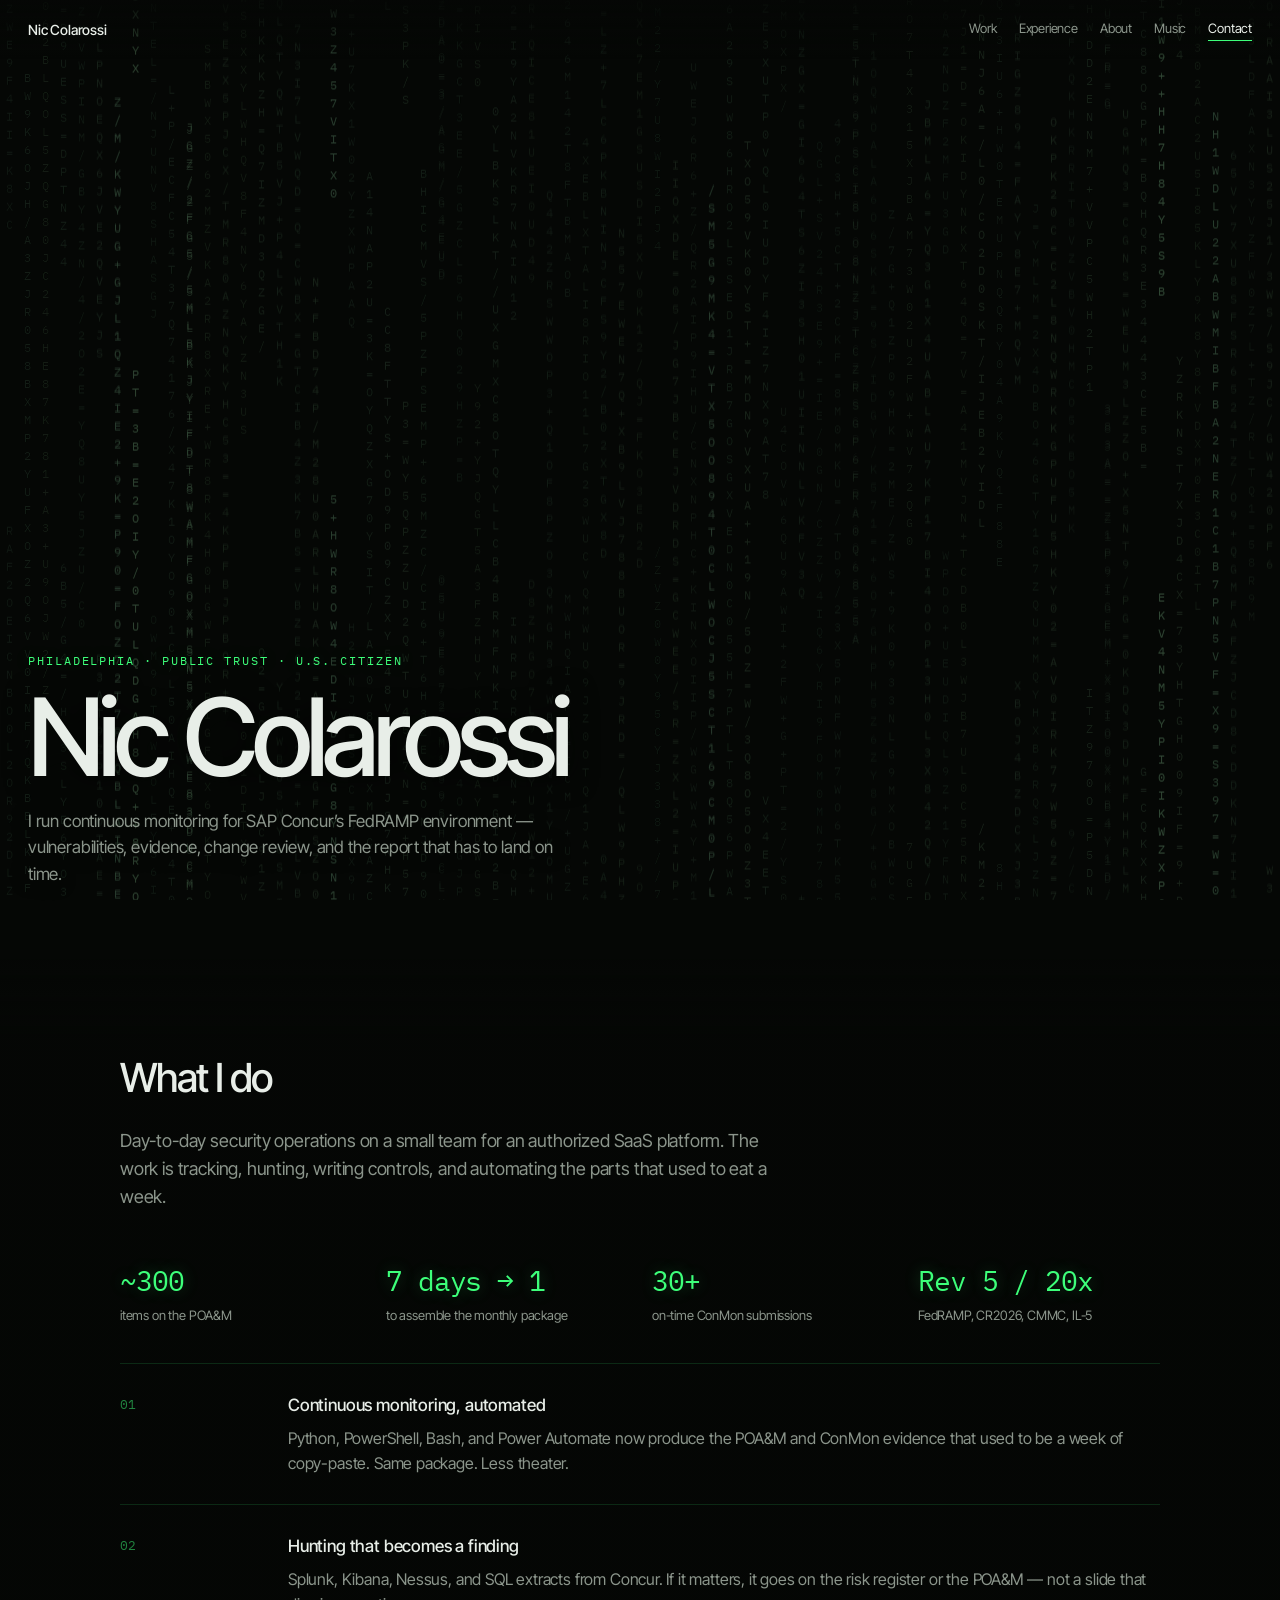
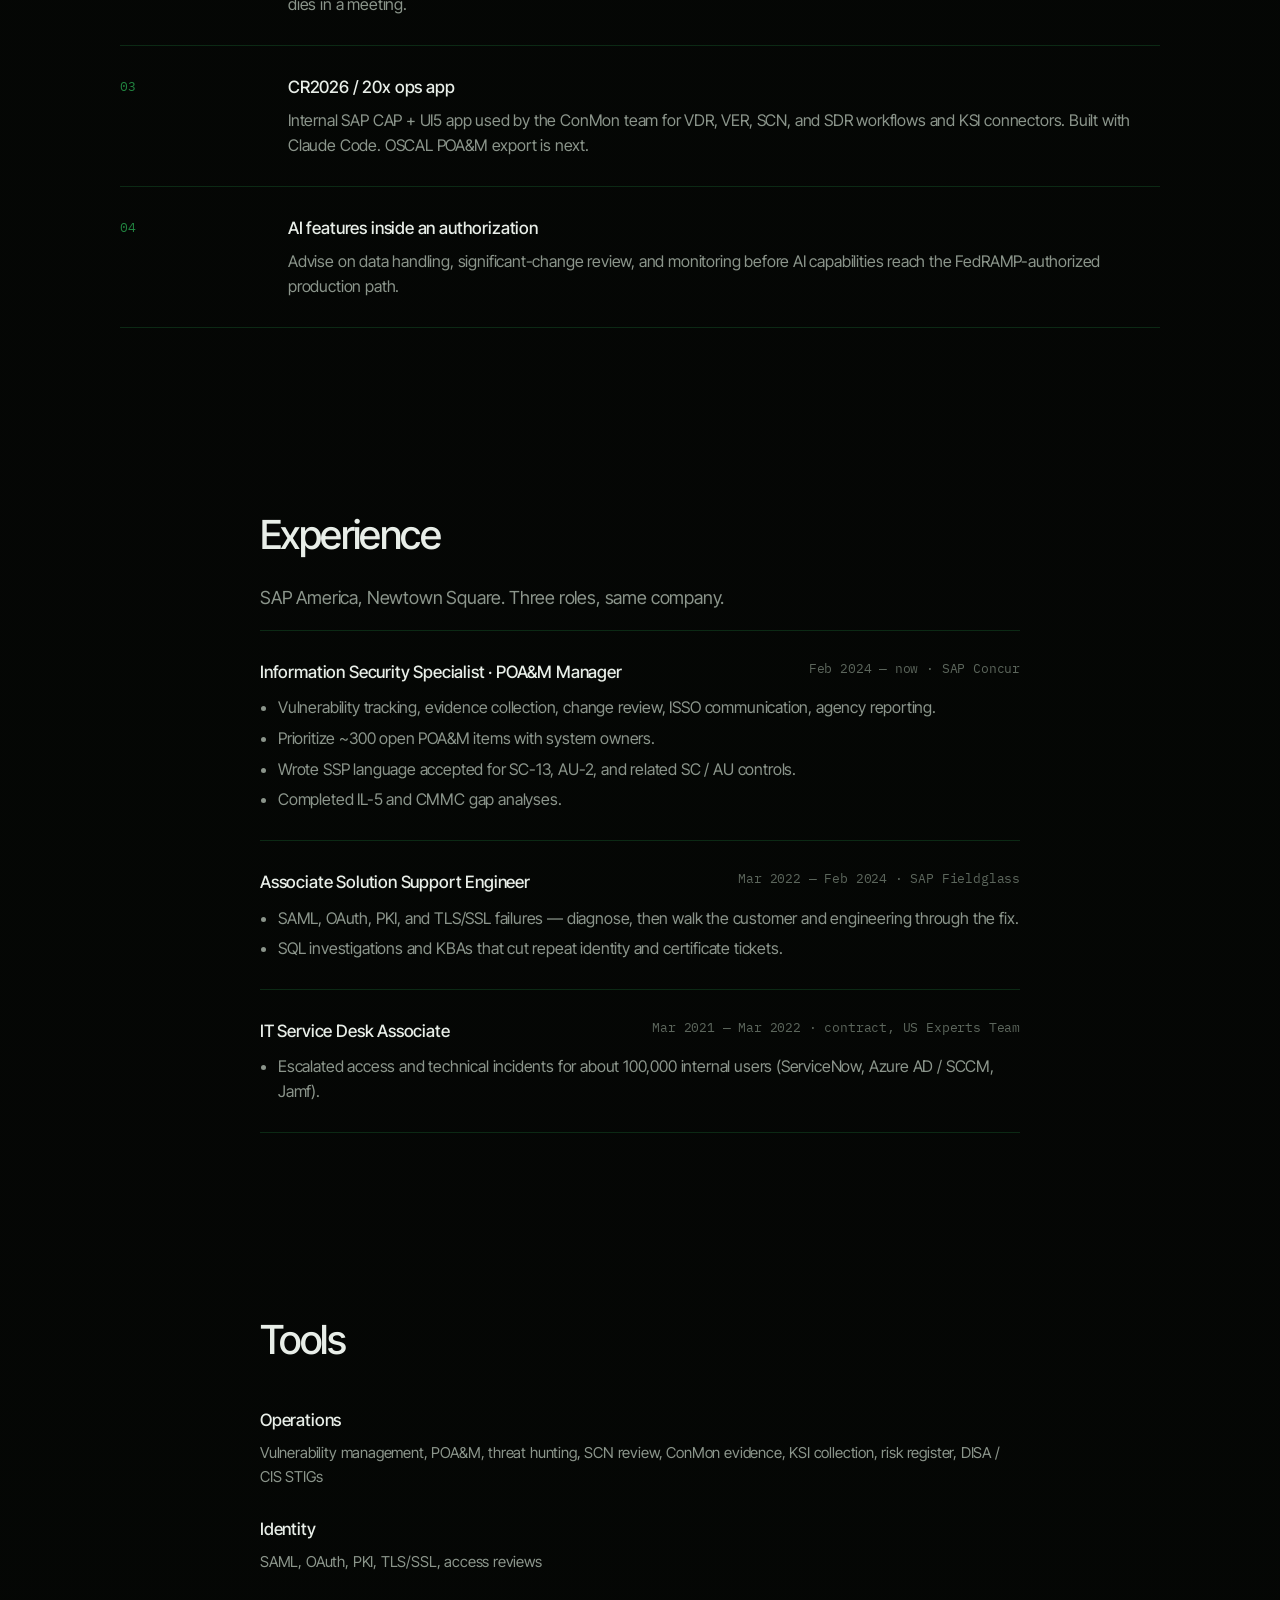
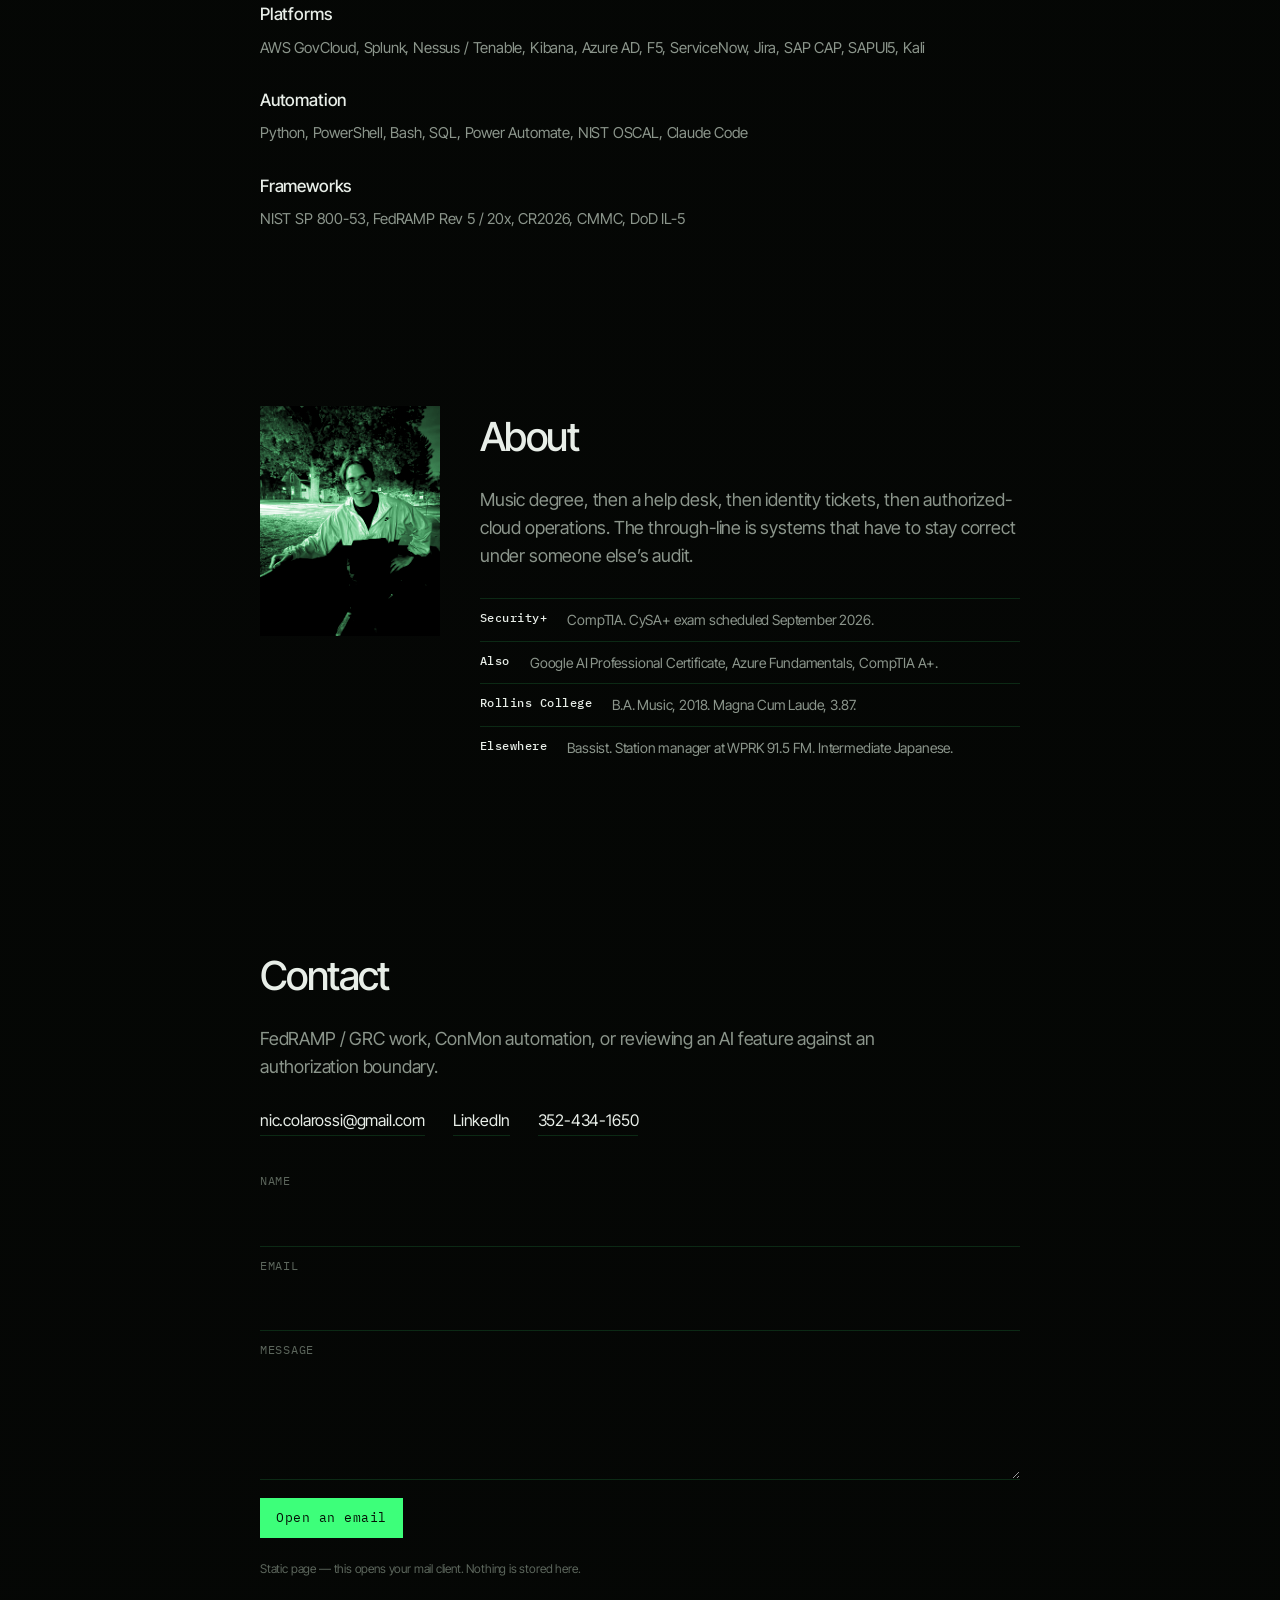
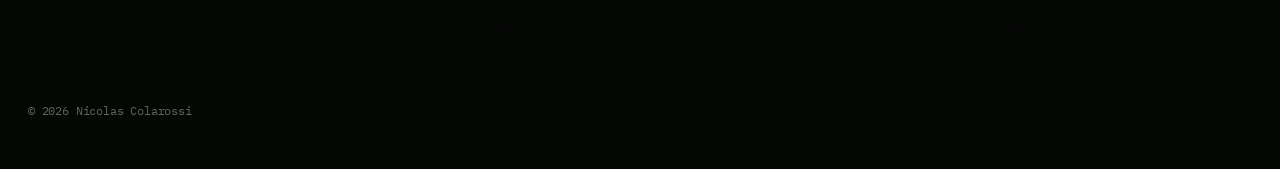
<file: index.html>
<!DOCTYPE html>
<html lang="en">
<head>
  <meta charset="utf-8">
  <meta name="viewport" content="width=device-width, initial-scale=1">
  <meta name="view-transition" content="same-origin">
  <title>Nic Colarossi</title>
  <meta name="description" content="Cybersecurity specialist in Philadelphia. FedRAMP continuous monitoring, vulnerability management, and GRC for SAP Concur.">
  <link rel="canonical" href="https://niccolarossi.com/">
  <meta property="og:title" content="Nic Colarossi">
  <meta property="og:description" content="FedRAMP operations, vulnerability management, and GRC.">
  <meta property="og:type" content="website">
  <meta property="og:url" content="https://niccolarossi.com/">
  <meta name="theme-color" content="#050705">
  <link rel="icon" href="assets/favicon.svg" type="image/svg+xml">
  <link rel="preconnect" href="https://fonts.googleapis.com">
  <link rel="preconnect" href="https://fonts.gstatic.com" crossorigin>
  <link href="https://fonts.googleapis.com/css2?family=IBM+Plex+Mono:wght@400&family=Inter+Tight:ital,wght@0,400;0,500;0,600;1,400&display=swap" rel="stylesheet">
  <link rel="stylesheet" href="styles.css">
</head>
<body data-page="home">
  <canvas id="field" data-field="cipher" aria-hidden="true"></canvas>
  <div class="content">
    <header class="nav">
      <a class="brand" href="index.html">Nic Colarossi</a>
      <button class="burger" aria-label="Open menu" aria-expanded="false">☰</button>
      <nav class="nav-links" id="nav-links">
        <a href="index.html#work">Work</a>
        <a href="index.html#experience">Experience</a>
        <a href="index.html#about">About</a>
        <a href="music.html">Music</a>
        <a href="index.html#contact">Contact</a>
      </nav>
    </header>

    <main id="top">
      <div id="sections">
        <section class="hero block-hero">
          <p class="hero-kicker">Philadelphia · Public Trust · U.S. Citizen</p>
          <h1>Nic Colarossi</h1>
          <p class="sub">I run continuous monitoring for SAP Concur’s FedRAMP environment — vulnerabilities, evidence, change review, and the report that has to land on time.</p>
        </section>

        <div class="panel">
          <section class="block-facts wide" id="work">
            <h2>What I do</h2>
            <p class="lede">Day-to-day security operations on a small team for an authorized SaaS platform. The work is tracking, hunting, writing controls, and automating the parts that used to eat a week.</p>
            <div class="facts">
              <div><b>~300</b><span>items on the POA&amp;M</span></div>
              <div><b>7 days → 1</b><span>to assemble the monthly package</span></div>
              <div><b>30+</b><span>on-time ConMon submissions</span></div>
              <div><b>Rev 5 / 20x</b><span>FedRAMP, CR2026, CMMC, IL-5</span></div>
            </div>
          </section>

          <section class="block-work wide" id="work-items">
            <div class="work-list">
              <article class="work-item">
                <div class="idx">01</div>
                <div>
                  <h3>Continuous monitoring, automated</h3>
                  <p>Python, PowerShell, Bash, and Power Automate now produce the POA&amp;M and ConMon evidence that used to be a week of copy-paste. Same package. Less theater.</p>
                </div>
              </article>
              <article class="work-item">
                <div class="idx">02</div>
                <div>
                  <h3>Hunting that becomes a finding</h3>
                  <p>Splunk, Kibana, Nessus, and SQL extracts from Concur. If it matters, it goes on the risk register or the POA&amp;M — not a slide that dies in a meeting.</p>
                </div>
              </article>
              <article class="work-item">
                <div class="idx">03</div>
                <div>
                  <h3>CR2026 / 20x ops app</h3>
                  <p>Internal SAP CAP + UI5 app used by the ConMon team for VDR, VER, SCN, and SDR workflows and KSI connectors. Built with Claude Code. OSCAL POA&amp;M export is next.</p>
                </div>
              </article>
              <article class="work-item">
                <div class="idx">04</div>
                <div>
                  <h3>AI features inside an authorization</h3>
                  <p>Advise on data handling, significant-change review, and monitoring before AI capabilities reach the FedRAMP-authorized production path.</p>
                </div>
              </article>
            </div>
          </section>

          <section class="block-jobs wrap" id="experience">
            <h2>Experience</h2>
            <p class="lede">SAP America, Newtown Square. Three roles, same company.</p>
            <article class="job">
              <header>
                <h3>Information Security Specialist · POA&amp;M Manager</h3>
                <div class="when">Feb 2024 — now · SAP Concur</div>
              </header>
              <ul>
                <li>Vulnerability tracking, evidence collection, change review, ISSO communication, agency reporting.</li>
                <li>Prioritize ~300 open POA&amp;M items with system owners.</li>
                <li>Wrote SSP language accepted for SC-13, AU-2, and related SC / AU controls.</li>
                <li>Completed IL-5 and CMMC gap analyses.</li>
              </ul>
            </article>
            <article class="job">
              <header>
                <h3>Associate Solution Support Engineer</h3>
                <div class="when">Mar 2022 — Feb 2024 · SAP Fieldglass</div>
              </header>
              <ul>
                <li>SAML, OAuth, PKI, and TLS/SSL failures — diagnose, then walk the customer and engineering through the fix.</li>
                <li>SQL investigations and KBAs that cut repeat identity and certificate tickets.</li>
              </ul>
            </article>
            <article class="job">
              <header>
                <h3>IT Service Desk Associate</h3>
                <div class="when">Mar 2021 — Mar 2022 · contract, US Experts Team</div>
              </header>
              <ul>
                <li>Escalated access and technical incidents for about 100,000 internal users (ServiceNow, Azure AD / SCCM, Jamf).</li>
              </ul>
            </article>
          </section>

          <section class="block-groups wrap" id="stack">
            <h2>Tools</h2>
            <div class="groups">
              <div>
                <h3>Operations</h3>
                <p>Vulnerability management, POA&amp;M, threat hunting, SCN review, ConMon evidence, KSI collection, risk register, DISA / CIS STIGs</p>
              </div>
              <div>
                <h3>Identity</h3>
                <p>SAML, OAuth, PKI, TLS/SSL, access reviews</p>
              </div>
              <div>
                <h3>Platforms</h3>
                <p>AWS GovCloud, Splunk, Nessus / Tenable, Kibana, Azure AD, F5, ServiceNow, Jira, SAP CAP, SAPUI5, Kali</p>
              </div>
              <div>
                <h3>Automation</h3>
                <p>Python, PowerShell, Bash, SQL, Power Automate, NIST OSCAL, Claude Code</p>
              </div>
              <div>
                <h3>Frameworks</h3>
                <p>NIST SP 800-53, FedRAMP Rev 5 / 20x, CR2026, CMMC, DoD IL-5</p>
              </div>
            </div>
          </section>

          <section class="block-about wrap" id="about">
            <div class="about-grid">
              <div class="about-photo">
                <img src="assets/nic.jpg" alt="Nic Colarossi">
              </div>
              <div>
                <h2>About</h2>
                <p class="lede">Music degree, then a help desk, then identity tickets, then authorized-cloud operations. The through-line is systems that have to stay correct under someone else’s audit.</p>
                <div class="meta">
                  <div><strong>Security+</strong> CompTIA. CySA+ exam scheduled September 2026.</div>
                  <div><strong>Also</strong> Google AI Professional Certificate, Azure Fundamentals, CompTIA A+.</div>
                  <div><strong>Rollins College</strong> B.A. Music, 2018. Magna Cum Laude, 3.87.</div>
                  <div><strong>Elsewhere</strong> Bassist. Station manager at WPRK 91.5 FM. Intermediate Japanese.</div>
                </div>
              </div>
            </div>
          </section>

          <section class="block-contact wrap" id="contact">
            <h2>Contact</h2>
            <p class="lede">FedRAMP / GRC work, ConMon automation, or reviewing an AI feature against an authorization boundary.</p>
            <div class="contact-row">
              <a href="mailto:nic.colarossi@gmail.com">nic.colarossi@gmail.com</a>
              <a href="https://www.linkedin.com/in/niccolarossi/">LinkedIn</a>
              <a href="tel:+13524341650">352-434-1650</a>
            </div>
            <form id="reach">
              <label for="name">Name</label>
              <input id="name" name="name" autocomplete="name" required>
              <label for="email">Email</label>
              <input id="email" name="email" type="email" autocomplete="email" required>
              <label for="message">Message</label>
              <textarea id="message" name="message" required></textarea>
              <button type="submit">Open an email</button>
              <p class="hint">Static page — this opens your mail client. Nothing is stored here.</p>
            </form>
          </section>
        </div>
      </div>
    </main>

    <footer>
      <div>© <span id="year">2026</span> Nicolas Colarossi</div>
      <div id="footer-note">HTML, CSS, and a ciphertext field. No WordPress.</div>
    </footer>
  </div>

  <template id="tpl-hero">
    <section class="hero block-hero">
      <p class="hero-kicker" data-bind="kicker"></p>
      <h1 data-bind="title"></h1>
      <p class="sub" data-bind="sub"></p>
    </section>
  </template>
  <template id="tpl-facts">
    <section class="block-facts wide reveal">
      <h2 data-bind="title"></h2>
      <p class="lede" data-bind="lede"></p>
      <div class="facts" data-list="items"></div>
    </section>
  </template>
  <template id="tpl-fact">
    <div class="reveal">
      <b data-bind="value"></b>
      <span data-bind="label"></span>
    </div>
  </template>
  <template id="tpl-work">
    <section class="block-work wide">
      <h2 data-bind="title"></h2>
      <p class="lede" data-bind="lede"></p>
      <div class="work-list" data-list="items"></div>
    </section>
  </template>
  <template id="tpl-work-item">
    <article class="work-item reveal">
      <div class="idx" data-bind="idx"></div>
      <div>
        <h3 data-bind="heading"></h3>
        <p data-bind="body"></p>
      </div>
    </article>
  </template>
  <template id="tpl-jobs">
    <section class="block-jobs wrap">
      <h2 data-bind="title"></h2>
      <p class="lede" data-bind="lede"></p>
      <div data-list="items"></div>
    </section>
  </template>
  <template id="tpl-job">
    <article class="job reveal">
      <header>
        <h3 data-bind="role"></h3>
        <div class="when" data-bind="when"></div>
      </header>
      <ul data-list="bullets"></ul>
    </article>
  </template>
  <template id="tpl-groups">
    <section class="block-groups wrap">
      <h2 data-bind="title"></h2>
      <p class="lede" data-bind="lede"></p>
      <div class="groups" data-list="items"></div>
    </section>
  </template>
  <template id="tpl-group">
    <div class="reveal">
      <h3 data-bind="heading"></h3>
      <p data-bind="body"></p>
    </div>
  </template>
  <template id="tpl-about">
    <section class="block-about wrap">
      <div class="about-grid">
        <div class="about-photo">
          <img data-bind="image" alt="">
        </div>
        <div>
          <h2 data-bind="title"></h2>
          <p class="lede" data-bind="lede"></p>
          <div class="meta" data-list="meta"></div>
        </div>
      </div>
    </section>
  </template>
  <template id="tpl-meta">
    <div><strong data-bind="label"></strong> <span data-bind="body"></span></div>
  </template>
  <template id="tpl-prose">
    <section class="block-prose wrap reveal">
      <h2 data-bind="title"></h2>
      <p class="lede" data-bind="lede"></p>
      <p class="body" data-bind="body"></p>
    </section>
  </template>
  <template id="tpl-contact">
    <section class="block-contact wrap">
      <h2 data-bind="title"></h2>
      <p class="lede" data-bind="lede"></p>
      <div class="contact-row" data-list="links"></div>
      <form id="reach">
        <label for="name">Name</label>
        <input id="name" name="name" autocomplete="name" required>
        <label for="email">Email</label>
        <input id="email" name="email" type="email" autocomplete="email" required>
        <label for="message">Message</label>
        <textarea id="message" name="message" required></textarea>
        <button type="submit">Open an email</button>
        <p class="hint">Static page — this opens your mail client. Nothing is stored here.</p>
      </form>
    </section>
  </template>

  <script src="js/embeds.js" defer></script>
  <script src="js/nav.js" defer></script>
  <script src="js/content.js" defer></script>
  <script src="js/field.js" defer></script>
</body>
</html>
</file>
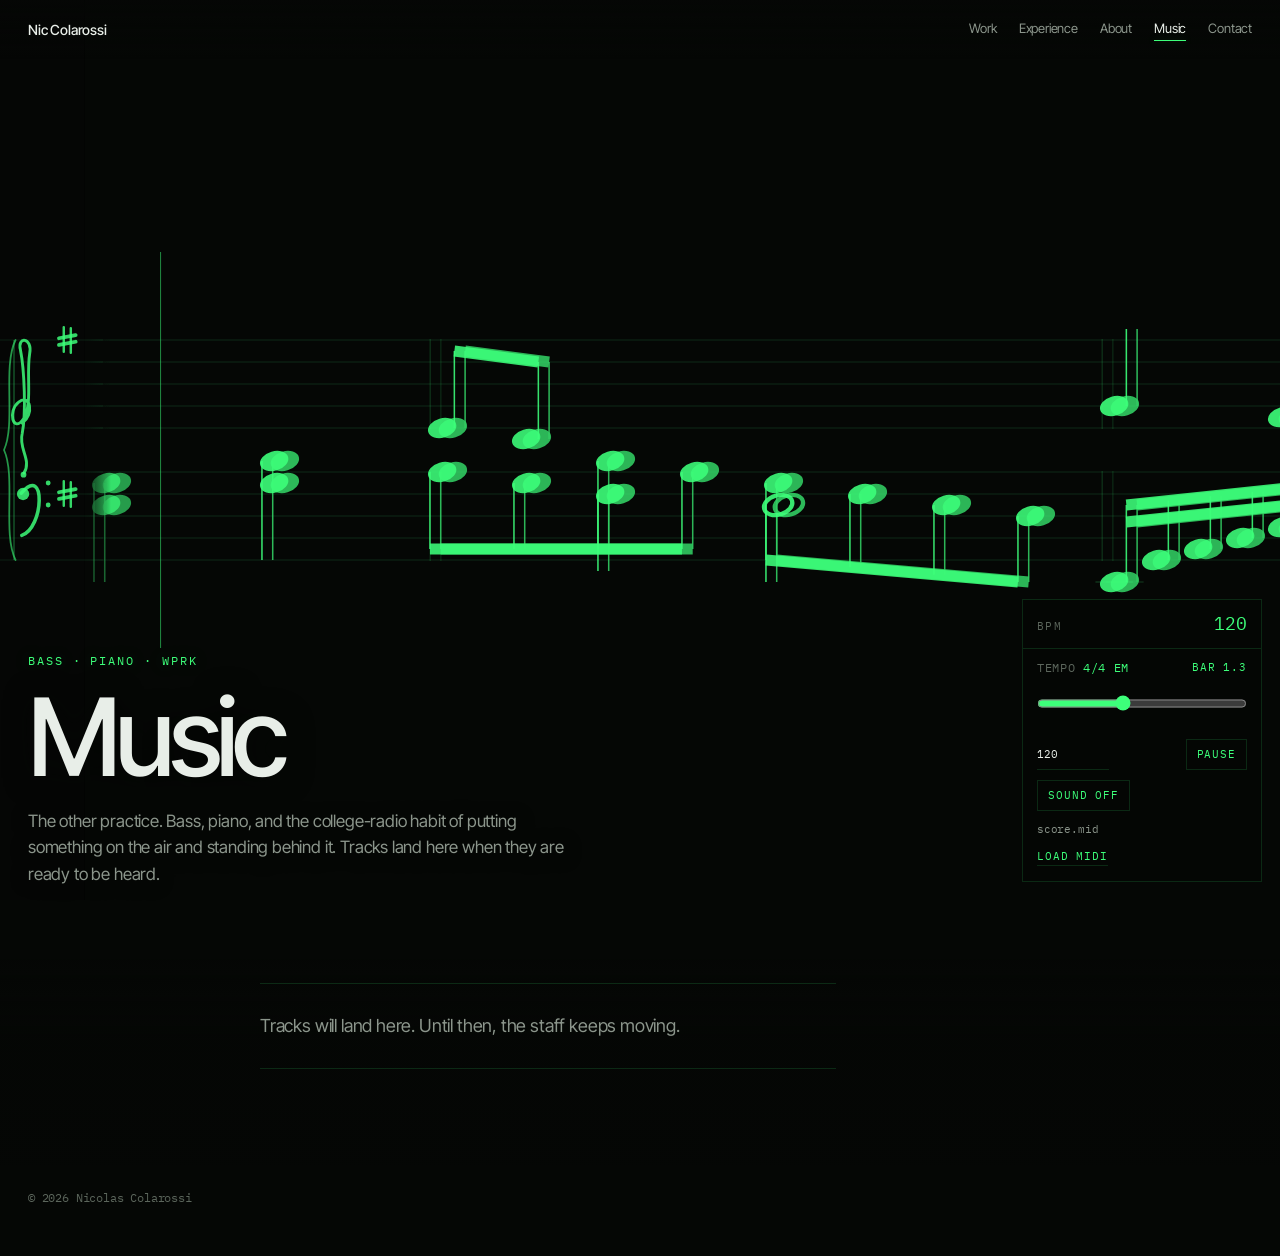
<file: music.html>
<!DOCTYPE html>
<html lang="en">
<head>
  <meta charset="utf-8">
  <meta name="viewport" content="width=device-width, initial-scale=1">
  <meta name="view-transition" content="same-origin">
  <title>Nic Colarossi — Music</title>
  <meta name="description" content="Bass, piano, and the other practice. Tracks land here when they are ready to be heard.">
  <link rel="canonical" href="https://niccolarossi.com/music.html">
  <meta property="og:title" content="Nic Colarossi — Music">
  <meta property="og:description" content="Bass, piano, and the other practice.">
  <meta property="og:type" content="website">
  <meta property="og:url" content="https://niccolarossi.com/music.html">
  <meta name="theme-color" content="#050705">
  <link rel="icon" href="assets/favicon.svg" type="image/svg+xml">
  <link rel="preconnect" href="https://fonts.googleapis.com">
  <link rel="preconnect" href="https://fonts.gstatic.com" crossorigin>
  <link href="https://fonts.googleapis.com/css2?family=IBM+Plex+Mono:wght@400&family=Inter+Tight:ital,wght@0,400;0,500;0,600;1,400&display=swap" rel="stylesheet">
  <link rel="stylesheet" href="styles.css">
</head>
<body data-page="music">
  <canvas id="field" data-field="notes" aria-hidden="true"></canvas>
  <aside id="score-dock" class="score-dock is-open">
    <button type="button" id="score-toggle" class="score-toggle" aria-expanded="true" aria-controls="score-panel">
      <span class="score-toggle-kicker">BPM</span>
      <span id="score-chip-bpm">120</span>
    </button>
    <div id="score-panel" class="score-panel">
      <div class="score-row">
        <label for="score-bpm-range">Tempo <span id="score-meter">4/4</span> <span id="score-key">C</span></label>
        <span id="score-pos" class="score-pos">BAR 1.1</span>
      </div>
      <input id="score-bpm-range" type="range" min="40" max="240" value="120" aria-label="Beats per minute">
      <div class="score-row">
        <input id="score-bpm" type="number" min="40" max="240" value="120" aria-label="BPM value">
        <button type="button" id="score-play" aria-pressed="true">Pause</button>
      </div>
      <div class="score-row">
        <button type="button" id="score-sound" aria-pressed="false">Sound off</button>
        <select id="score-out" aria-label="MIDI output" hidden></select>
      </div>
      <p id="score-sound-hint" class="score-hint"></p>
      <p id="score-file" class="score-file">score.mid</p>
      <label class="score-upload">
        Load MIDI
        <input id="score-upload" type="file" accept=".mid,.midi,audio/midi">
      </label>
    </div>
  </aside>
  <div class="content">
    <header class="nav">
      <a class="brand" href="index.html">Nic Colarossi</a>
      <button class="burger" aria-label="Open menu" aria-expanded="false">☰</button>
      <nav class="nav-links" id="nav-links">
        <a href="index.html#work">Work</a>
        <a href="index.html#experience">Experience</a>
        <a href="index.html#about">About</a>
        <a href="music.html">Music</a>
        <a href="index.html#contact">Contact</a>
      </nav>
    </header>

    <main id="top">
      <section class="hero block-hero">
        <p class="hero-kicker" data-bind="kicker">Bass · piano · WPRK</p>
        <h1 data-bind="title">Music</h1>
        <p class="sub" data-bind="lede">The other practice. Bass, piano, and the college-radio habit of putting something on the air and standing behind it. Tracks land here when they are ready to be heard.</p>
      </section>

      <div class="panel">
        <div id="music-empty" class="music-empty">
          <p>Tracks will land here. Until then, the staff keeps moving.</p>
        </div>
        <div id="track-grid" class="track-grid" hidden></div>
      </div>
    </main>

    <footer>
      <div>© <span id="year">2026</span> Nicolas Colarossi</div>
      <div id="footer-note">HTML, CSS, and a ciphertext field. No WordPress.</div>
    </footer>
  </div>

  <template id="tpl-track">
    <article class="track-card reveal">
      <img data-bind="cover" alt="">
      <header>
        <h3 data-bind="title"></h3>
        <span class="year" data-bind="year"></span>
      </header>
      <p data-bind="description"></p>
      <div data-embed></div>
    </article>
  </template>

  <script src="js/embeds.js" defer></script>
  <script src="js/nav.js" defer></script>
  <script src="js/content.js" defer></script>
  <script src="js/midi.js" defer></script>
  <script src="js/synth.js" defer></script>
  <script src="js/notes.js" defer></script>
</body>
</html>
</file>
<file: styles.css>
:root {
  --bg: #050705;
  --ink: #e8eee8;
  --mute: #8b958b;
  --faint: #5c665c;
  --line: rgba(61, 255, 122, 0.14);
  --green: #3dff7a;
  --green-dim: #178c45;
  --green-glow: rgba(61, 255, 122, 0.28);
  --sans: "Inter Tight", "Helvetica Neue", Helvetica, Arial, sans-serif;
  --mono: "IBM Plex Mono", ui-monospace, monospace;
}

*, *::before, *::after { box-sizing: border-box; }
html { scroll-behavior: smooth; }
html, body { margin: 0; background: var(--bg); color: var(--ink); }
body {
  font-family: var(--sans);
  font-size: 16px;
  line-height: 1.55;
  letter-spacing: -0.011em;
  overflow-x: hidden;
}

button, input, textarea { font: inherit; color: inherit; }
a { color: inherit; text-decoration: none; }
img { display: block; max-width: 100%; }
template { display: none; }
[hidden] { display: none !important; }

#field {
  position: fixed;
  inset: 0;
  width: 100%;
  height: 100%;
  z-index: 0;
  pointer-events: none;
}

.content {
  position: relative;
  z-index: 1;
}

.nav {
  position: sticky;
  top: 0;
  z-index: 10;
  display: flex;
  justify-content: space-between;
  align-items: center;
  padding: 18px 28px;
  background: linear-gradient(to bottom, rgba(5, 7, 5, 0.78), rgba(5, 7, 5, 0));
  transition: background 0.25s ease, border-color 0.25s ease, backdrop-filter 0.25s ease;
}
.nav.is-scrolled {
  background: rgba(5, 7, 5, 0.82);
  backdrop-filter: blur(14px);
  border-bottom: 1px solid var(--line);
}
.brand {
  font-size: 14px;
  font-weight: 500;
  view-transition-name: brand;
}
.nav-links { display: flex; gap: 22px; font-size: 13px; color: var(--mute); }
.nav-links a {
  position: relative;
  padding-bottom: 3px;
}
.nav-links a:hover,
.nav-links a.is-active { color: var(--ink); }
.nav-links a.is-active::after,
.nav-links a:hover::after {
  content: "";
  position: absolute;
  left: 0;
  right: 0;
  bottom: 0;
  height: 1px;
  background: var(--green);
  box-shadow: 0 0 8px var(--green-glow);
}
.burger {
  display: none;
  background: none;
  border: 0;
  color: var(--ink);
  font-size: 20px;
}

.hero,
.block-hero {
  min-height: 100svh;
  display: flex;
  flex-direction: column;
  justify-content: flex-end;
  padding: 0 28px 72px;
}
.hero-kicker {
  font-family: var(--mono);
  font-size: 12px;
  letter-spacing: 0.16em;
  text-transform: uppercase;
  color: var(--green);
  margin: 0 0 16px;
  text-shadow: 0 0 18px var(--green-glow);
}
.hero h1,
.block-hero h1 {
  margin: 0;
  font-size: clamp(48px, 9vw, 108px);
  font-weight: 500;
  letter-spacing: -0.055em;
  line-height: 0.92;
  text-shadow: 0 2px 28px rgba(5, 7, 5, 0.85);
}
.hero .sub,
.block-hero .sub {
  max-width: 34rem;
  margin: 22px 0 0;
  color: var(--mute);
  font-size: 17px;
  font-weight: 400;
  text-shadow: 0 2px 18px rgba(5, 7, 5, 0.9);
}

.panel {
  background: linear-gradient(180deg, rgba(5, 7, 5, 0.28) 0%, rgba(5, 7, 5, 0.9) 80px, rgba(5, 7, 5, 0.96) 100%);
}

.wrap,
.block-facts,
.block-work,
.block-jobs,
.block-groups,
.block-about,
.block-prose,
.block-contact,
.block-tracks {
  width: min(760px, calc(100% - 56px));
  margin: 0 auto;
  padding: 88px 0;
}

.block-facts.wide,
.block-work.wide,
.wide {
  width: min(1040px, calc(100% - 56px));
}

.block-facts { padding-bottom: 12px; }
.block-facts + .block-work { padding-top: 24px; }

h2 {
  margin: 0 0 10px;
  font-size: clamp(28px, 4vw, 40px);
  font-weight: 500;
  letter-spacing: -0.04em;
}
h3 { margin: 0; font-size: 17px; font-weight: 500; }
p { color: var(--mute); }
.lede { font-size: 18px; max-width: 42rem; }

.facts {
  display: grid;
  grid-template-columns: repeat(4, 1fr);
  gap: 24px;
  margin-top: 48px;
}
.facts b {
  display: block;
  font-family: var(--mono);
  font-size: 28px;
  font-weight: 400;
  letter-spacing: -0.04em;
  color: var(--green);
  text-shadow: 0 0 16px var(--green-glow);
}
.facts span { color: var(--mute); font-size: 13px; }

.work-list { margin-top: 40px; }
.block-work:not(:has(h2)) .work-list { margin-top: 0; }
.work-item {
  display: grid;
  grid-template-columns: 140px 1fr;
  gap: 28px;
  padding: 28px 0;
  border-top: 1px solid var(--line);
  transition: background 0.25s ease;
}
.work-item:last-child { border-bottom: 1px solid var(--line); }
.work-item:hover { background: rgba(61, 255, 122, 0.03); }
.idx {
  color: var(--green);
  opacity: 0.5;
  font-size: 13px;
  font-family: var(--mono);
  padding-top: 3px;
}
.work-item p { margin: 8px 0 0; }

.job {
  padding: 28px 0;
  border-top: 1px solid var(--line);
}
.job:last-child { border-bottom: 1px solid var(--line); }
.job header {
  display: flex;
  justify-content: space-between;
  gap: 16px;
  flex-wrap: wrap;
  margin-bottom: 10px;
}
.when { color: var(--faint); font-size: 13px; font-family: var(--mono); }
.job ul { margin: 8px 0 0; padding-left: 18px; color: var(--mute); }
.job li + li { margin-top: 6px; }

.groups { display: grid; gap: 28px; margin-top: 36px; }
.groups h3 { margin-bottom: 8px; }
.groups p { margin: 0; font-size: 15px; }

.about-grid {
  display: grid;
  grid-template-columns: 180px 1fr;
  gap: 40px;
  align-items: start;
}
.about-photo {
  position: relative;
  width: 180px;
}
.about-photo img,
.about-grid img {
  width: 180px;
  height: 230px;
  object-fit: cover;
  object-position: 50% 18%;
  filter: grayscale(1) contrast(1.12);
}
.about-photo::after {
  content: "";
  position: absolute;
  inset: 0;
  background: var(--green);
  mix-blend-mode: color;
  opacity: 0.42;
  pointer-events: none;
}
.meta { margin-top: 28px; }
.meta div {
  display: grid;
  grid-template-columns: max-content 1fr;
  gap: 8px 20px;
  padding: 10px 0;
  border-top: 1px solid var(--line);
  color: var(--mute);
  font-size: 14px;
}
.meta strong {
  color: var(--ink);
  font-weight: 500;
  font-family: var(--mono);
  font-size: 12px;
  letter-spacing: 0.04em;
  white-space: nowrap;
}

.contact-row {
  display: flex;
  flex-wrap: wrap;
  gap: 18px 28px;
  margin-top: 28px;
}
.contact-row a {
  border-bottom: 1px solid var(--line);
  padding-bottom: 2px;
}
.contact-row a:hover {
  border-color: var(--green);
  color: var(--green);
}

form {
  margin-top: 36px;
  display: grid;
  gap: 10px;
}
label {
  font-size: 12px;
  color: var(--faint);
  font-family: var(--mono);
  letter-spacing: 0.06em;
  text-transform: uppercase;
}
input, textarea {
  background: transparent;
  border: 0;
  border-bottom: 1px solid var(--line);
  padding: 10px 0;
  outline: none;
}
input:focus, textarea:focus {
  border-color: var(--green);
  box-shadow: 0 1px 0 var(--green);
}
textarea { min-height: 110px; resize: vertical; }
button[type="submit"] {
  justify-self: start;
  margin-top: 8px;
  background: var(--green);
  color: #041106;
  border: 0;
  padding: 10px 16px;
  cursor: pointer;
  font-family: var(--mono);
  font-size: 13px;
  letter-spacing: 0.04em;
}
button[type="submit"]:hover {
  background: #6cff9c;
  box-shadow: 0 0 18px var(--green-glow);
}
.hint { font-size: 12px; color: var(--faint); }

.block-prose .body {
  margin-top: 18px;
  max-width: 42rem;
  white-space: pre-wrap;
}

footer {
  padding: 24px 28px 48px;
  display: flex;
  justify-content: space-between;
  gap: 16px;
  flex-wrap: wrap;
  color: var(--faint);
  font-size: 12px;
  font-family: var(--mono);
}

.music-empty {
  width: min(760px, calc(100% - 56px));
  margin: 0 auto;
  padding: 24px 0 96px;
}
.music-empty p {
  margin: 0;
  padding: 28px 0;
  border-top: 1px solid var(--line);
  border-bottom: 1px solid var(--line);
  color: var(--mute);
  font-size: 18px;
  max-width: 36rem;
}

.track-grid {
  width: min(1040px, calc(100% - 56px));
  margin: 0 auto;
  padding: 8px 0 96px;
  display: grid;
  gap: 22px;
}
.track-card {
  border: 1px solid var(--line);
  padding: 22px 22px 18px;
  background: rgba(5, 7, 5, 0.45);
}
.track-card header {
  display: flex;
  justify-content: space-between;
  gap: 12px;
  align-items: baseline;
}
.track-card .year {
  font-family: var(--mono);
  font-size: 12px;
  color: var(--green);
}
.track-card p { margin: 10px 0 0; }
.track-card img {
  width: 96px;
  height: 96px;
  object-fit: cover;
  filter: grayscale(0.4) contrast(1.05);
  margin-bottom: 14px;
}
.track-card iframe {
  width: 100%;
  border: 0;
  margin-top: 16px;
  background: #050705;
}
.track-card audio {
  width: 100%;
  margin-top: 16px;
  accent-color: var(--green);
}

.reveal {
  opacity: 0;
  transform: translateY(14px);
  transition: opacity 0.7s ease, transform 0.7s ease;
}
.reveal.in {
  opacity: 1;
  transform: none;
}

@view-transition {
  navigation: auto;
}

::view-transition-old(root),
::view-transition-new(root) {
  animation-duration: 0.45s;
}

@media (max-width: 800px) {
  .nav-links { display: none; }
  .nav-links.open {
    display: flex;
    flex-direction: column;
    position: absolute;
    top: 56px;
    right: 16px;
    background: rgba(5, 7, 5, 0.96);
    border: 1px solid var(--line);
    padding: 14px 18px;
  }
  .burger { display: block; }
  .facts,
  .work-item,
  .about-grid,
  .meta div { grid-template-columns: 1fr; }
  .about-photo,
  .about-photo img,
  .about-grid img { width: 140px; height: 180px; }
  .wrap,
  .wide,
  .block-facts,
  .block-work,
  .block-jobs,
  .block-groups,
  .block-about,
  .block-prose,
  .block-contact,
  .block-tracks,
  .music-empty,
  .track-grid { width: min(100% - 40px, 760px); }
  .hero, .block-hero { padding: 0 20px 56px; }
}

@media (prefers-reduced-motion: reduce) {
  html { scroll-behavior: auto; }
  .reveal { opacity: 1; transform: none; transition: none; }
  @view-transition { navigation: none; }
}

.score-dock {
  position: fixed;
  right: 18px;
  bottom: 18px;
  z-index: 20;
  width: min(240px, calc(100vw - 32px));
  font-family: var(--mono);
  color: var(--ink);
  background: rgba(5, 7, 5, 0.88);
  border: 1px solid var(--line);
  backdrop-filter: blur(12px);
}
.score-toggle {
  display: flex;
  align-items: baseline;
  justify-content: space-between;
  gap: 12px;
  width: 100%;
  padding: 10px 14px;
  background: transparent;
  border: 0;
  color: var(--green);
  cursor: pointer;
  letter-spacing: 0.08em;
}
.score-toggle-kicker {
  font-size: 11px;
  color: var(--faint);
}
#score-chip-bpm {
  font-size: 18px;
  letter-spacing: 0;
}
.score-panel {
  display: none;
  padding: 0 14px 14px;
  border-top: 1px solid var(--line);
}
.score-dock.is-open .score-panel { display: block; }
.score-row {
  display: flex;
  justify-content: space-between;
  align-items: center;
  gap: 10px;
  margin-top: 10px;
  font-size: 11px;
  letter-spacing: 0.08em;
  text-transform: uppercase;
  color: var(--faint);
}
.score-pos { color: var(--green); }
#score-meter,
#score-key { color: var(--green); letter-spacing: 0.04em; }
.score-dock input[type="range"] {
  width: 100%;
  margin: 8px 0 0;
  accent-color: var(--green);
}
.score-dock input[type="number"] {
  width: 4.5rem;
  background: transparent;
  border: 0;
  border-bottom: 1px solid var(--line);
  padding: 6px 0;
  color: var(--ink);
}
.score-dock input[type="number"]:focus {
  border-color: var(--green);
  outline: none;
}
#score-play {
  background: transparent;
  border: 1px solid var(--line);
  color: var(--green);
  padding: 6px 10px;
  cursor: pointer;
  letter-spacing: 0.08em;
  text-transform: uppercase;
  font-size: 11px;
}
#score-play:hover,
#score-sound:hover { border-color: var(--green); }
#score-sound {
  background: transparent;
  border: 1px solid var(--line);
  color: var(--green);
  padding: 6px 10px;
  cursor: pointer;
  letter-spacing: 0.08em;
  text-transform: uppercase;
  font-size: 11px;
}
#score-sound[aria-pressed="true"] {
  background: var(--green);
  color: #041106;
  border-color: var(--green);
}
#score-out {
  max-width: 9.5rem;
  background: #050705;
  color: var(--ink);
  border: 1px solid var(--line);
  font-family: var(--mono);
  font-size: 11px;
  padding: 5px 4px;
}
.score-file {
  margin: 10px 0 0;
  font-size: 11px;
  color: var(--mute);
  word-break: break-all;
}
.score-hint {
  margin: 10px 0 0;
  font-size: 11px;
  color: var(--mute);
  line-height: 1.45;
  letter-spacing: 0;
  text-transform: none;
}
.score-upload {
  display: inline-block;
  margin-top: 10px;
  font-size: 11px;
  letter-spacing: 0.08em;
  text-transform: uppercase;
  color: var(--green);
  border-bottom: 1px solid var(--line);
  cursor: pointer;
}
.score-upload input { display: none; }

@media (max-width: 800px) {
  .score-dock { right: 12px; bottom: 12px; }
}

:focus-visible {
  outline: 1px solid var(--green);
  outline-offset: 3px;
}
</file>
